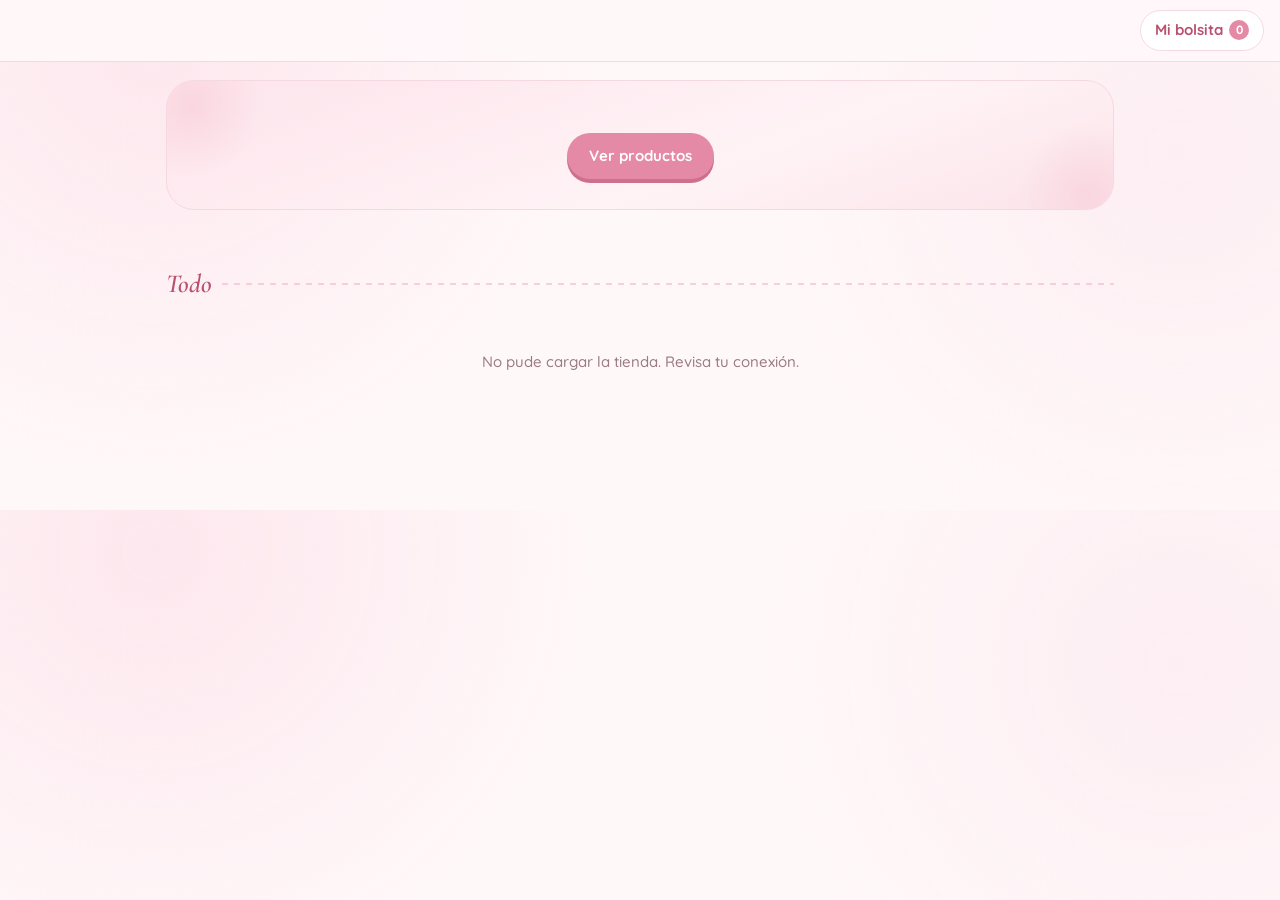
<file: beauty/index.html>
<!doctype html><html lang="es"><head><meta charset="utf-8"><meta name="viewport" content="width=device-width,initial-scale=1"><title>Tienda coquette</title><meta name="theme-color" content="#fbe3ea"><link rel="stylesheet" href="style.css"></head><body>
<div id="ann" class="ann" hidden></div>
<header class="top"><a class="logo" href="./" id="logo"></a><button class="cartb" id="cartBtn" aria-label="Abrir carrito"><span>Mi bolsita</span><b id="cn">0</b></button></header>
<main class="wrap">
<section class="hero"><div id="heroBow"></div><h1 id="hT"></h1><p id="hS"></p><button class="btn" onclick="document.getElementById('cat').scrollIntoView()">Ver productos</button></section>
<div class="chips" id="chips"></div>
<div id="feat"></div>
<div class="sec" id="cat"><h2 id="catT">Todo</h2></div>
<div class="grid" id="grid"></div><div id="none" class="empty" hidden></div>
</main>
<footer class="foot"><div class="logo" id="flogo"></div><div id="fnote"></div></footer>
<div class="scrim" id="scrim" hidden><div class="sheet" id="sheet"></div></div>
<script src="shared.js"></script><script src="store.js"></script></body></html>
</file>
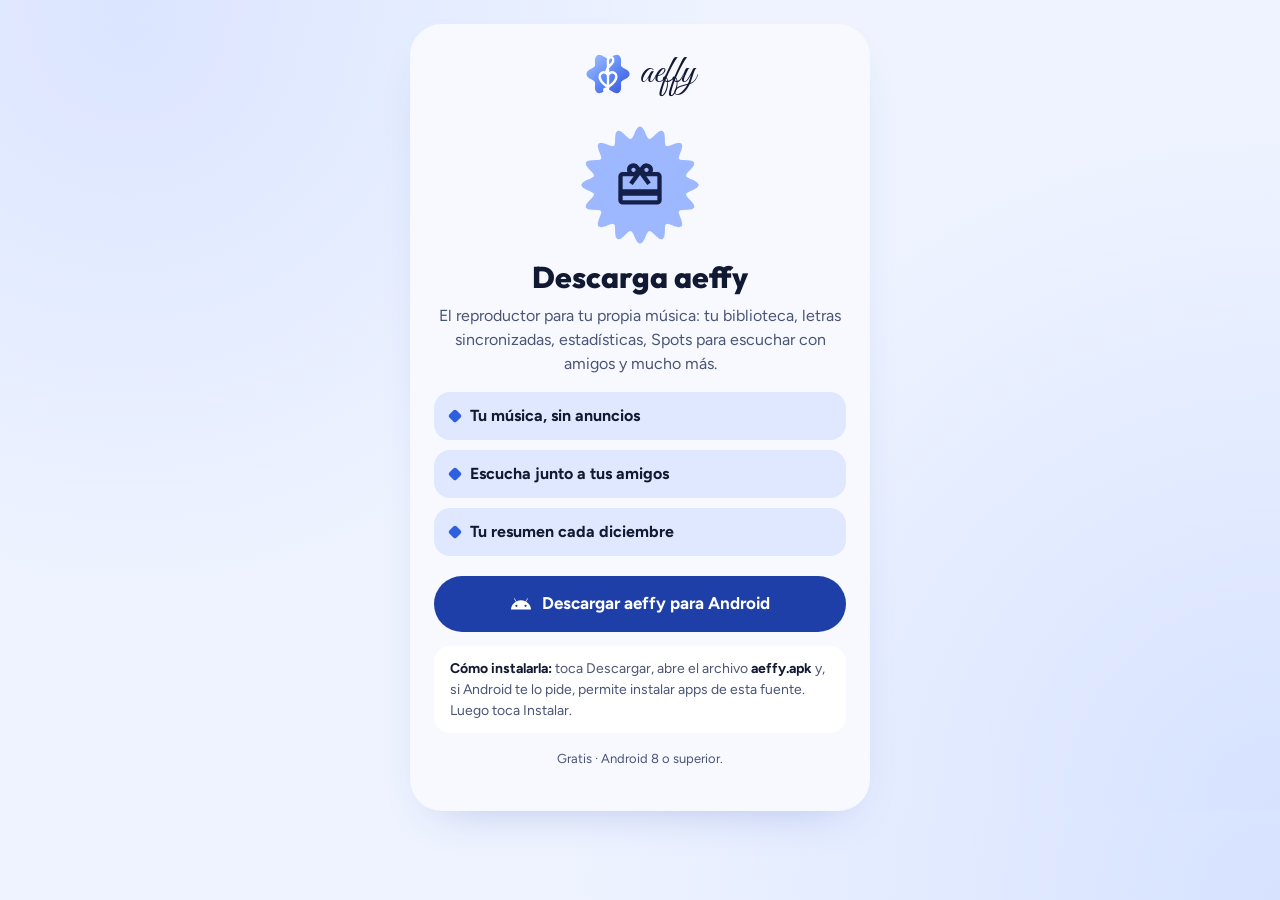
<file: invita.html>
<!DOCTYPE html>
<html lang="es">
<head>
<meta charset="utf-8">
<meta name="viewport" content="width=device-width,initial-scale=1,viewport-fit=cover">
<meta name="theme-color" content="#eef3ff">
<title>Te invitan a aeffy</title>
<meta name="description" content="El reproductor para tu propia música: tu biblioteca, letras sincronizadas, estadísticas y Spots para escuchar con amigos.">
<link rel="icon" href="/icons/icon-192.png">
<link rel="stylesheet" href="https://fonts.googleapis.com/css2?family=Outfit:wght@600;700;800&family=Figtree:wght@400;500;600;700&family=Great+Vibes&display=swap">
<style>
:root{--ink:#121a33;--mute:#4a5576;--p:#2f5fe0;--pc:#dfe8ff;--bg:#eef3ff}
*{box-sizing:border-box}
html,body{margin:0;min-height:100%;background:radial-gradient(circle at 10% 0,#dbe5ff,transparent 40%),radial-gradient(circle at 100% 100%,#d6e2ff,transparent 45%),var(--bg);color:var(--ink);font:16px/1.5 'Figtree',system-ui,sans-serif}
main{max-width:460px;margin:24px auto;padding:28px 24px 26px;background:#f7f9ff;border-radius:32px;text-align:center;box-shadow:0 20px 50px -30px rgba(30,60,160,.35)}
.brand{display:inline-flex;align-items:center;gap:10px;text-decoration:none;color:var(--ink)}
.brand span{font-family:'Great Vibes',cursive;font-size:38px;line-height:1}
.gift{width:120px;height:120px;margin:22px auto 16px;display:grid;place-items:center;position:relative}
.gift svg.b{position:absolute;inset:0;width:100%;height:100%}
.gift svg.i{position:relative;width:52px;height:52px}
.who{display:inline-flex;align-items:center;gap:10px;background:var(--pc);border-radius:999px;padding:6px 16px 6px 6px;margin-bottom:12px}
.who i{width:36px;height:36px;border-radius:50%;display:grid;place-items:center;font-style:normal;font-weight:800;color:#fff;background:var(--p);font-family:Outfit}
.who b{display:block;line-height:1.1;text-align:left}.who small{color:var(--mute);display:block;text-align:left}
h1{font-family:Outfit;font-weight:800;font-size:30px;line-height:1.1;margin:6px 0 10px;text-wrap:balance}
p{color:var(--mute);margin:0 0 16px}
ul{list-style:none;padding:0;margin:0 0 20px;display:grid;gap:10px;text-align:left}
li{background:var(--pc);border-radius:16px;padding:12px 16px;font-weight:700;display:flex;align-items:center;gap:10px}
li::before{content:"";width:10px;height:10px;background:var(--p);transform:rotate(45deg);border-radius:2px;flex:none}
.btn{display:flex;align-items:center;justify-content:center;gap:10px;height:56px;border-radius:999px;background:#1f3fa8;color:#fff;font-weight:700;font-size:17px;text-decoration:none;margin-top:10px}
.btn.t{background:var(--pc);color:#1f3fa8}
.fine{font-size:13px;margin-top:16px}
.steps{text-align:left;font-size:14px;color:var(--mute);background:#fff;border-radius:16px;padding:12px 16px;margin-top:14px}
.steps b{color:var(--ink)}
</style>
</head>
<body>
<main>
 <a class="brand" href="/" aria-label="aeffy"><svg width="44" height="44" viewBox="0 0 100 100" aria-hidden="true"><defs><linearGradient id="g" x1="0" y1="0" x2="1" y2="1"><stop offset="0" stop-color="#a9c4ff"/><stop offset=".55" stop-color="#5b86f5"/><stop offset="1" stop-color="#3a4fd6"/></linearGradient></defs><path id="fl" fill="url(#g)"/><path d="M50 80 C38 72 30 64 31 55 C32 47 40 44 46 48 C48 49 50 52 50 54 C50 52 52 49 54 48 C60 44 68 47 69 55 C70 64 62 72 50 80 M55 12 C62 10 65 20 58 27 C52 33 47 36 46 44 M55 12 C50 13 49 20 50 28 L50 84 C50 90 44 91 42 88 C40 85 44 82 47 85" fill="none" stroke="#fff" stroke-width="5.5" stroke-linecap="round" stroke-linejoin="round"/></svg><span>aeffy</span></a>
 <div class="gift"><svg class="b" viewBox="0 0 100 100" aria-hidden="true"><path id="burst" fill="#9db8ff"/></svg><svg class="i" viewBox="0 0 24 24" aria-hidden="true"><path fill="#14204a" d="M20 6h-2.18c.11-.31.18-.65.18-1a3 3 0 0 0-5.5-1.65l-.5.67-.5-.68A3 3 0 0 0 6 5c0 .35.07.69.18 1H4c-1.11 0-1.99.89-1.99 2L2 19c0 1.11.89 2 2 2h16c1.11 0 2-.89 2-2V8c0-1.11-.89-2-2-2zm-5-2c.55 0 1 .45 1 1s-.45 1-1 1-1-.45-1-1 .45-1 1-1zM9 4c.55 0 1 .45 1 1s-.45 1-1 1-1-.45-1-1 .45-1 1-1zm11 15H4v-2h16v2zm0-5H4V8h5.08L7 10.83 8.62 12 11 8.76l1-1.36 1 1.36L15.38 12 17 10.83 14.92 8H20v6z"/></svg></div>
 <div id="who"></div>
 <h1 id="title">Descarga aeffy</h1>
 <p>El reproductor para tu propia música: tu biblioteca, letras sincronizadas, estadísticas, Spots para escuchar con amigos y mucho más.</p>
 <ul><li>Tu música, sin anuncios</li><li>Escucha junto a tus amigos</li><li>Tu resumen cada diciembre</li></ul>
 <a class="btn" href="/aeffy.apk" id="dl"><svg width="22" height="22" viewBox="0 0 24 24" aria-hidden="true"><path fill="currentColor" d="M17.6 9.48l1.84-3.18a.38.38 0 0 0-.66-.38l-1.86 3.22a11.4 11.4 0 0 0-9.84 0L5.22 5.92a.38.38 0 0 0-.66.38L6.4 9.48A10.8 10.8 0 0 0 1 18h22a10.8 10.8 0 0 0-5.4-8.52zM7 15.25a1.25 1.25 0 1 1 0-2.5 1.25 1.25 0 0 1 0 2.5zm10 0a1.25 1.25 0 1 1 0-2.5 1.25 1.25 0 0 1 0 2.5z"/></svg>Descargar aeffy para Android</a>
 <a class="btn t" id="open" href="intent://aeffy.vercel.app/#Intent;scheme=https;package=app.aeffy.music;end">Ya la tengo: abrir aeffy</a>
 <div class="steps"><b>Cómo instalarla:</b> toca Descargar, abre el archivo <b>aeffy.apk</b> y, si Android te lo pide, permite instalar apps de esta fuente. Luego toca Instalar.</div>
 <p class="fine" id="fine">Gratis · Android 8 o superior.</p>
</main>
<script>
{
 const pol=(n,a,r0)=>{let d='';for(let i=0;i<=144;i++){const t=i/144*Math.PI*2,r=r0+a*Math.cos(n*t);d+=(i?'L':'M')+(50+r*Math.cos(t)).toFixed(2)+' '+(50+r*Math.sin(t)).toFixed(2)}return d+'Z'};
 document.getElementById('fl').setAttribute('d',pol(6,7,42)); document.getElementById('burst').setAttribute('d',pol(16,5,44));
 const esc=s=>String(s??'').replace(/[&<>"']/g,c=>({'&':'&amp;','<':'&lt;','>':'&gt;','"':'&quot;',"'":'&#39;'}[c]));
 const h=(location.pathname.split('/invita/')[1]||'').replace(/[^a-zA-Z0-9._]/g,'').toLowerCase();
 if(h){
  try{localStorage.setItem('ae_ref',h)}catch(e){}
  fetch('https://nhyxgfnjjzrdwshiuoyo.supabase.co/rest/v1/rpc/aeffy_public_profile',{method:'POST',headers:{'apikey':'sb_publishable_mWqzzXWVr3y971we6jhW3A_1Z3PakCO','Content-Type':'application/json'},body:JSON.stringify({p_handle:h})}).then(r=>r.json()).then(d=>{
   const u=d&&d[0]; if(!u)return; const n=u.display_name||('@'+u.handle);
   document.getElementById('who').innerHTML=`<div class="who"><i>${esc(n.charAt(0).toUpperCase())}</i><span><b>${esc(n)}</b><small>@${esc(u.handle)}</small></span></div>`;
   document.getElementById('title').textContent=n+' te invita a aeffy';
   document.title=n+' te invita a aeffy';
   document.getElementById('fine').textContent='Gratis · Android 8 o superior. Instálala e inicia sesión: eso le da a '+n+' 12 horas de aeffy Premium por invitarte.';
  }).catch(()=>{});
 }
 if(!/android/i.test(navigator.userAgent))document.getElementById('open').style.display='none';
}
</script>
</body>
</html>
</file>
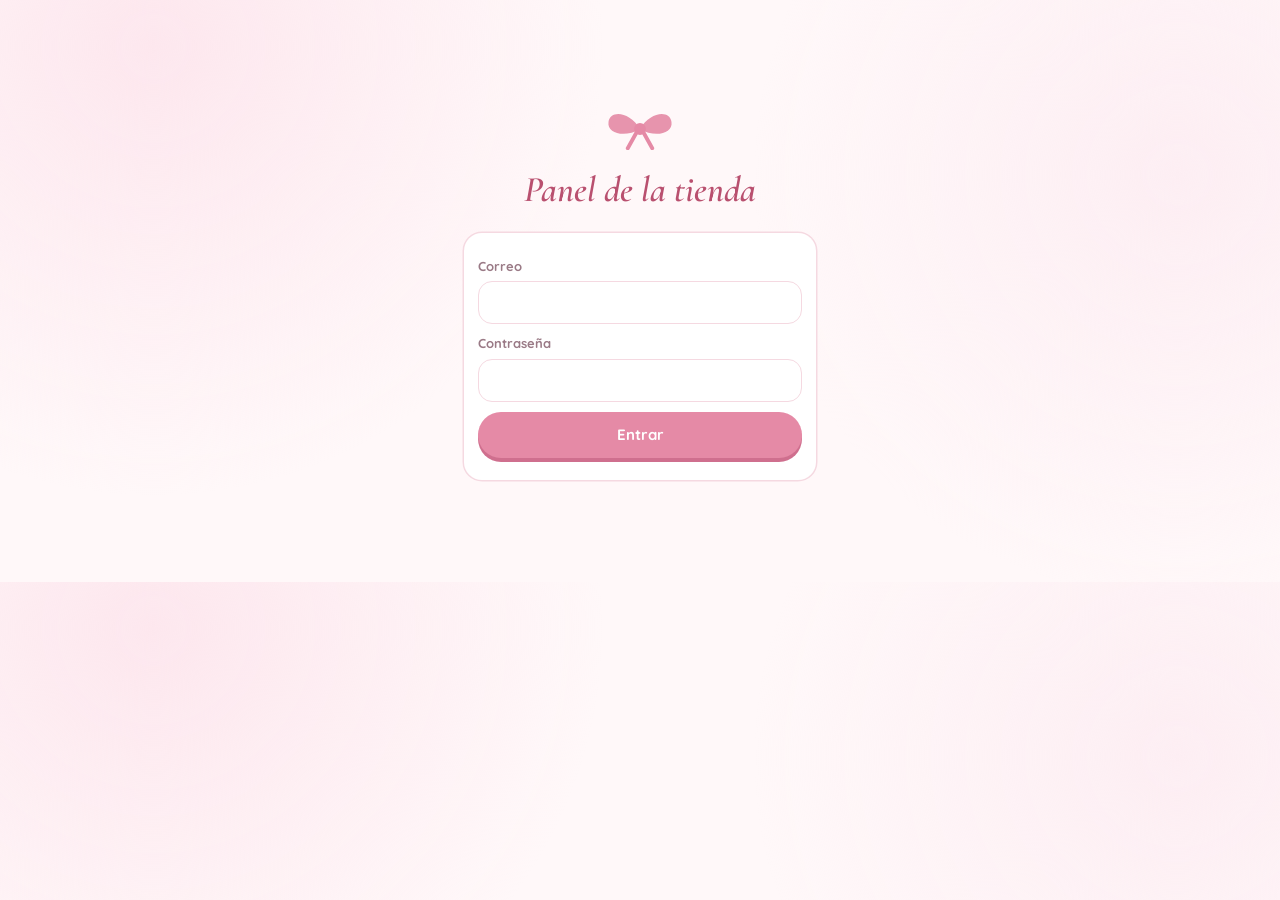
<file: beauty/admin.html>
<!doctype html><html lang="es"><head><meta charset="utf-8"><meta name="viewport" content="width=device-width,initial-scale=1"><meta name="robots" content="noindex"><title>Panel · Tienda</title><link rel="stylesheet" href="style.css"></head><body>
<div id="app"></div><div class="scrim" id="scrim" hidden><div class="sheet" id="sheet"></div></div>
<script src="shared.js"></script><script src="admin.js"></script></body></html>
</file>
<file: beauty/style.css>
@import url('https://fonts.googleapis.com/css2?family=Cormorant+Garamond:ital,wght@0,500;0,600;1,500;1,600&family=Quicksand:wght@400;500;600;700&display=swap');
:root{--bg:#fff8f9;--card:#fff;--blush:#fbe3ea;--rose:#f0b6c7;--pink:#e58aa6;--deep:#b9506f;--ink:#5b3a47;--mute:#9a7a86;--line:#f5d9e1;--cream:#fffdf9;--ok:#6fae8a;--warn:#d89a4f;--r:20px;--serif:'Cormorant Garamond',Georgia,serif;--sans:'Quicksand',system-ui,sans-serif}
*{box-sizing:border-box;-webkit-tap-highlight-color:transparent}html{scroll-behavior:smooth}
body{margin:0;background:var(--bg);color:var(--ink);font:500 15px/1.5 var(--sans);background-image:radial-gradient(circle at 12% 8%,#fde7ee 0,transparent 36%),radial-gradient(circle at 92% 30%,#fdeef3 0,transparent 34%)}
button{font:inherit;color:inherit;cursor:pointer}img{max-width:100%;display:block}
h1,h2,h3{font-family:var(--serif);font-weight:600;margin:0;color:var(--deep)}
.bow{width:26px;height:16px;color:var(--pink)}.ico{width:16px;height:16px}
.ann{background:linear-gradient(90deg,#f6c9d6,#f0b6c7,#f6c9d6);color:#7a3550;text-align:center;font-size:12.5px;font-weight:700;padding:7px 12px;letter-spacing:.03em}
.top{position:sticky;top:0;z-index:20;background:rgba(255,248,249,.92);backdrop-filter:blur(10px);border-bottom:1px solid var(--line);display:flex;align-items:center;justify-content:space-between;padding:10px 16px}
.logo{display:flex;align-items:center;gap:8px;font:italic 600 26px var(--serif);color:var(--deep);text-decoration:none}
.cartb{position:relative;border:1.5px solid var(--line);background:#fff;border-radius:99px;padding:8px 14px;font-weight:700;color:var(--deep);display:flex;gap:6px;align-items:center}
.cartb b{background:var(--pink);color:#fff;border-radius:99px;min-width:20px;height:20px;font-size:12px;display:grid;place-items:center;padding:0 5px}
.wrap{max-width:980px;margin:0 auto;padding:0 16px}
.hero{margin:18px 0;border-radius:28px;padding:34px 22px 30px;text-align:center;background:linear-gradient(160deg,#fde4ec,#fff3f6 60%,#fbe3ea);position:relative;overflow:hidden;border:1.5px solid var(--line)}
.hero:before,.hero:after{content:"";position:absolute;width:150px;height:150px;border-radius:50%;background:radial-gradient(#f9cfdb,transparent 65%);opacity:.7}.hero:before{left:-50px;top:-50px}.hero:after{right:-50px;bottom:-60px}
.hero h1{font-size:40px;line-height:1.05;font-style:italic;position:relative}.hero p{margin:10px auto 18px;max-width:340px;color:var(--mute);position:relative}
.hero .bow{width:46px;height:28px;margin:0 auto 8px;position:relative}
.btn{border:0;background:var(--pink);color:#fff;border-radius:99px;padding:12px 22px;font-weight:700;box-shadow:0 4px 0 #cf6f8e;position:relative}.btn:active{transform:translateY(2px);box-shadow:0 2px 0 #cf6f8e}
.btn.ghost{background:#fff;color:var(--deep);box-shadow:0 0 0 1.5px var(--line)}
.btn.block{width:100%}
.chips{display:flex;gap:8px;overflow-x:auto;padding:4px 0 10px;scrollbar-width:none}.chips::-webkit-scrollbar{display:none}
.chip{flex:none;border:1.5px solid var(--line);background:#fff;border-radius:99px;padding:7px 15px;font-weight:700;color:var(--mute)}.chip[aria-pressed=true]{background:var(--blush);border-color:var(--rose);color:var(--deep)}
.sec{display:flex;align-items:center;gap:10px;margin:22px 0 12px}.sec h2{font-size:26px;font-style:italic}.sec:after{content:"";flex:1;height:2px;background:repeating-linear-gradient(90deg,var(--rose) 0 6px,transparent 6px 12px);opacity:.6}
.grid{display:grid;grid-template-columns:repeat(2,1fr);gap:14px}@media(min-width:700px){.grid{grid-template-columns:repeat(4,1fr)}}
.pc{background:var(--card);border-radius:var(--r);overflow:hidden;box-shadow:0 0 0 1.5px var(--line),0 10px 24px -16px rgba(185,80,111,.4);text-align:left;border:0;padding:0;display:flex;flex-direction:column}
.pimg{aspect-ratio:1;background:linear-gradient(135deg,#fde7ee,#fff3f6);position:relative;display:grid;place-items:center;color:var(--rose)}.pimg img{width:100%;height:100%;object-fit:cover}.pimg .bow{width:44px;height:28px}
.tag{position:absolute;left:8px;top:8px;background:#fff;color:var(--deep);font-size:11px;font-weight:700;padding:3px 10px;border-radius:99px;box-shadow:0 0 0 1px var(--line)}
.agotado{position:absolute;inset:0;background:rgba(255,248,249,.72);display:grid;place-items:center;font:italic 600 20px var(--serif);color:var(--deep)}
.pb{padding:10px 12px 13px;display:flex;flex-direction:column;gap:2px;flex:1}.pb b{font-weight:700;font-size:14px;line-height:1.25}.pb small{color:var(--mute);font-size:12px}
.price{margin-top:auto;padding-top:6px;font:700 16px var(--sans);color:var(--deep)}.price s{color:var(--mute);font-weight:500;font-size:12px;margin-left:5px}
.scrim{position:fixed;inset:0;background:rgba(91,58,71,.35);z-index:40;display:flex;align-items:flex-end;justify-content:center}.scrim[hidden]{display:none}
.sheet{background:var(--cream);width:100%;max-width:560px;max-height:92vh;overflow:auto;border-radius:28px 28px 0 0;padding:18px 18px 26px;animation:up .22s ease}@keyframes up{from{transform:translateY(30px);opacity:0}}
.sheet h2{font-size:28px;font-style:italic;margin-bottom:6px}
.x{float:right;border:0;background:var(--blush);color:var(--deep);width:34px;height:34px;border-radius:50%;font-size:18px}
.gal{display:flex;gap:8px;overflow-x:auto;scroll-snap-type:x mandatory;margin:8px -4px 12px;scrollbar-width:none}.gal img,.gal .pimg{flex:none;width:82%;aspect-ratio:1;object-fit:cover;border-radius:20px;scroll-snap-align:center}
.row{display:flex;align-items:center;justify-content:space-between;gap:10px}
.qty{display:flex;align-items:center;gap:12px;background:#fff;border-radius:99px;padding:4px;box-shadow:0 0 0 1.5px var(--line)}.qty button{border:0;background:var(--blush);color:var(--deep);width:32px;height:32px;border-radius:50%;font-weight:700;font-size:18px}
.field{display:flex;flex-direction:column;gap:5px;margin:10px 0;font-weight:700;font-size:13px;color:var(--mute)}
.field input,.field textarea,.field select{border:1.5px solid var(--line);background:#fff;border-radius:14px;padding:11px 13px;font:500 15px var(--sans);color:var(--ink);outline:none;width:100%}.field input:focus,.field textarea:focus,.field select:focus{border-color:var(--pink)}
.opts{display:flex;gap:8px;flex-wrap:wrap;margin:6px 0 10px}
.ci{display:grid;grid-template-columns:62px 1fr auto;gap:12px;align-items:center;padding:10px 0;border-bottom:1.5px dashed var(--line)}.ci .pimg{border-radius:14px;width:62px;height:62px;aspect-ratio:auto}
.tot{display:flex;justify-content:space-between;font:700 18px var(--sans);color:var(--deep);padding:14px 0 6px}
.note{color:var(--mute);font-size:12.5px;text-align:center;margin:8px 0}
.empty{text-align:center;padding:36px 16px;color:var(--mute)}.empty .bow{width:56px;height:34px;margin:0 auto 8px}
.foot{text-align:center;color:var(--mute);padding:34px 16px 60px;font-size:13px}.foot .logo{justify-content:center;font-size:22px;margin-bottom:6px}
.toast{position:fixed;left:50%;bottom:24px;transform:translateX(-50%);background:var(--deep);color:#fff;padding:10px 18px;border-radius:99px;z-index:60;font-weight:700;font-size:14px}
.ok{text-align:center;padding:10px 0}.ok .bow{width:70px;height:42px;margin:0 auto}.ok h2{font-size:32px}
/* ---- admin ---- */
.adm{max-width:1000px;margin:0 auto;padding:14px 14px 90px}
.adm .head{display:flex;align-items:center;justify-content:space-between;margin-bottom:6px}
.tabs{display:flex;gap:4px;border-bottom:1.5px solid var(--line);margin:6px 0 16px;overflow-x:auto;scrollbar-width:none}.tabs button{flex:none;border:0;background:none;padding:10px 14px;font-weight:700;color:var(--mute);border-bottom:3px solid transparent}.tabs button[aria-pressed=true]{color:var(--deep);border-bottom-color:var(--pink)}
.kp{display:grid;grid-template-columns:repeat(2,1fr);gap:12px;margin-bottom:16px}@media(min-width:700px){.kp{grid-template-columns:repeat(4,1fr)}}
.k{background:#fff;border-radius:18px;padding:14px;box-shadow:0 0 0 1.5px var(--line)}.k span{font-size:12px;color:var(--mute);font-weight:700}.k b{display:block;font:700 24px var(--sans);color:var(--deep);margin-top:2px}.k.p{background:var(--blush)}
.card{background:#fff;border-radius:18px;padding:14px;box-shadow:0 0 0 1.5px var(--line);margin-bottom:12px}
.card h3{font-size:22px;font-style:italic;margin-bottom:8px}
.li{display:grid;grid-template-columns:50px 1fr auto;gap:12px;align-items:center;padding:10px 0;border-bottom:1px solid var(--line)}.li:last-child{border:0}.li .pimg{width:50px;height:50px;border-radius:12px;aspect-ratio:auto}
.li small{color:var(--mute)}
.st{font-size:11.5px;font-weight:700;padding:3px 10px;border-radius:99px;background:var(--blush);color:var(--deep);white-space:nowrap}.st.nuevo{background:#ffe9c9;color:#9b6a1f}.st.confirmado{background:#dff0ff;color:#3a6f9a}.st.enviado{background:#ece3ff;color:#6a4fa3}.st.entregado{background:#dcf2e5;color:#3b7d58}.st.cancelado{background:#eee;color:#888}
.bar{position:fixed;left:0;right:0;bottom:0;background:rgba(255,248,249,.95);backdrop-filter:blur(8px);border-top:1px solid var(--line);padding:10px 14px;display:flex;justify-content:center;gap:10px;z-index:15}
.sm{border:1.5px solid var(--line);background:#fff;border-radius:99px;padding:6px 13px;font-weight:700;font-size:13px;color:var(--deep)}.sm.on{background:var(--pink);border-color:var(--pink);color:#fff}
.imgs{display:flex;gap:8px;flex-wrap:wrap}.imgs .th{position:relative;width:72px;height:72px;border-radius:14px;overflow:hidden;box-shadow:0 0 0 1.5px var(--line)}.imgs .th img{width:100%;height:100%;object-fit:cover}.imgs .th button{position:absolute;right:3px;top:3px;border:0;background:rgba(255,255,255,.9);border-radius:50%;width:22px;height:22px;color:var(--deep);font-size:13px;line-height:1}
.add{width:72px;height:72px;border-radius:14px;border:2px dashed var(--rose);background:#fff;color:var(--pink);font-size:26px}
.sw{display:flex;align-items:center;gap:10px;font-weight:700}.sw input{width:20px;height:20px;accent-color:var(--pink)}
.two{display:grid;grid-template-columns:1fr 1fr;gap:10px}
</file>
